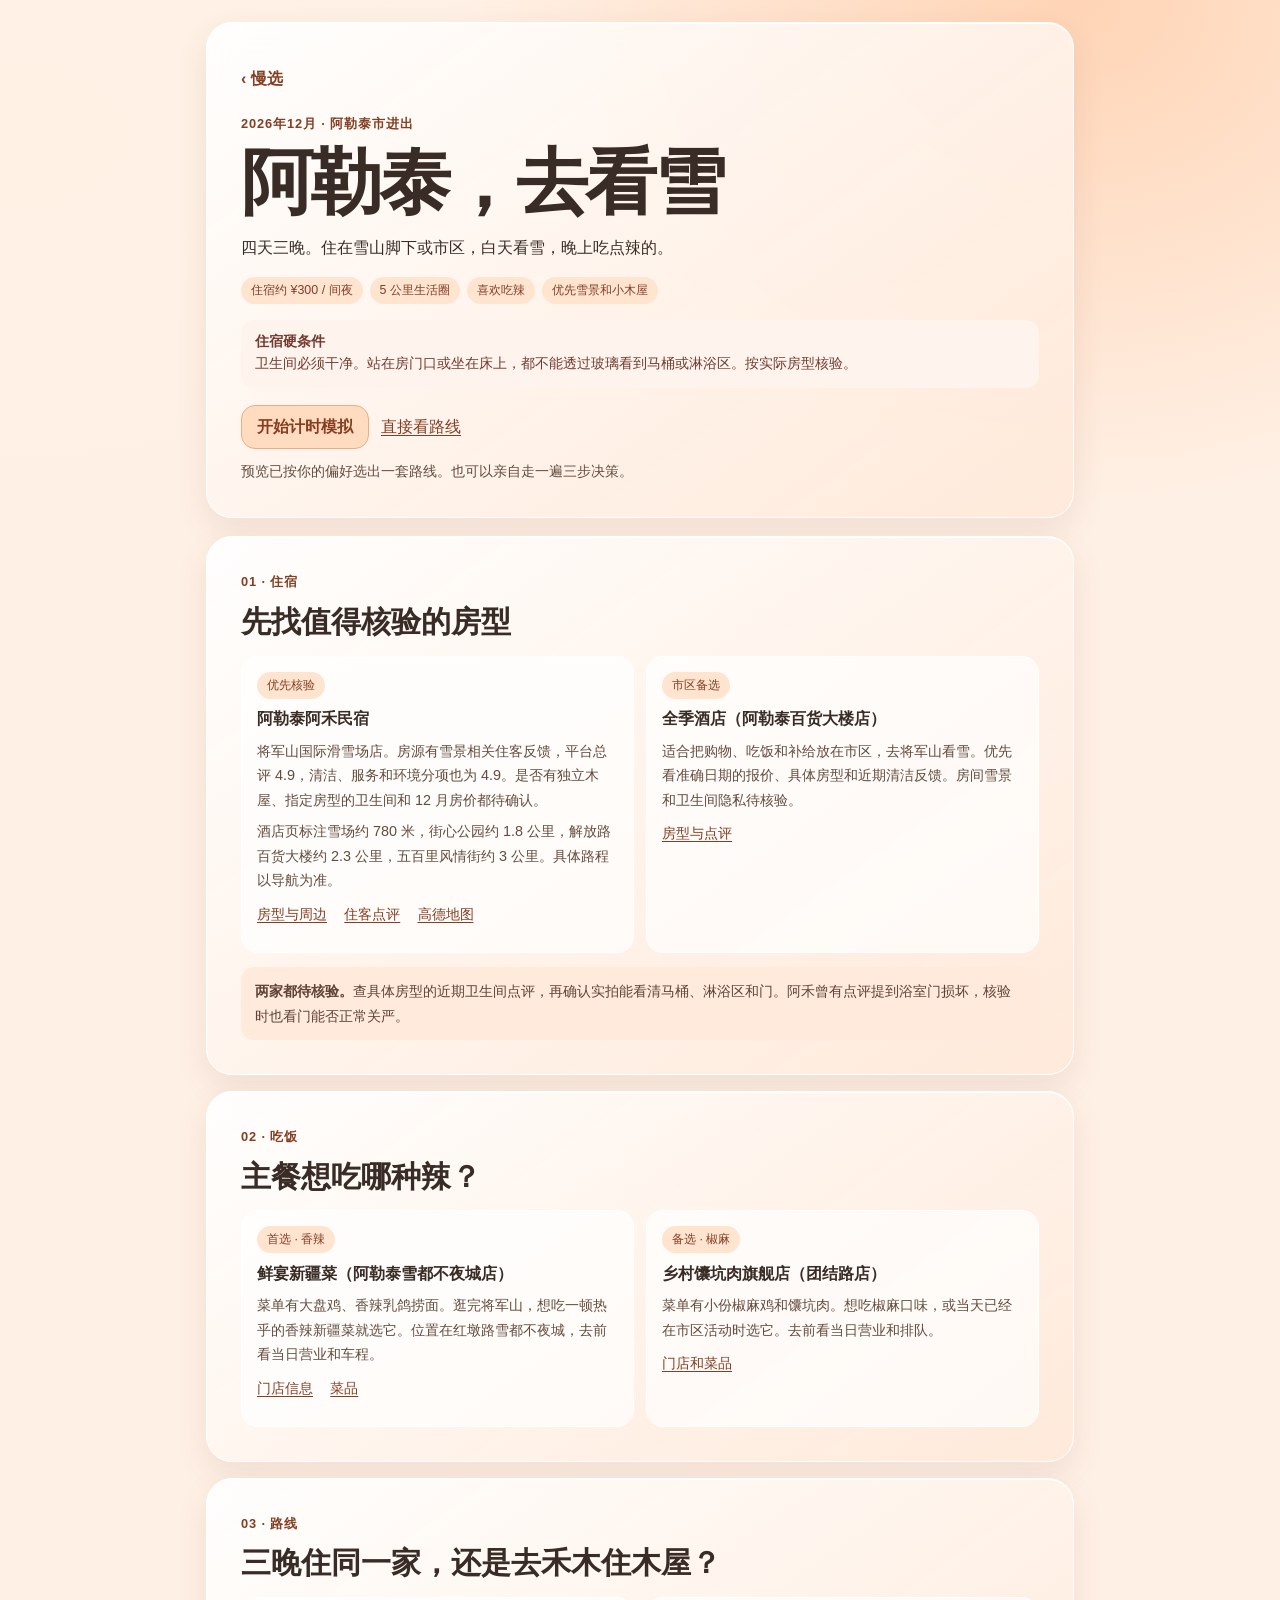
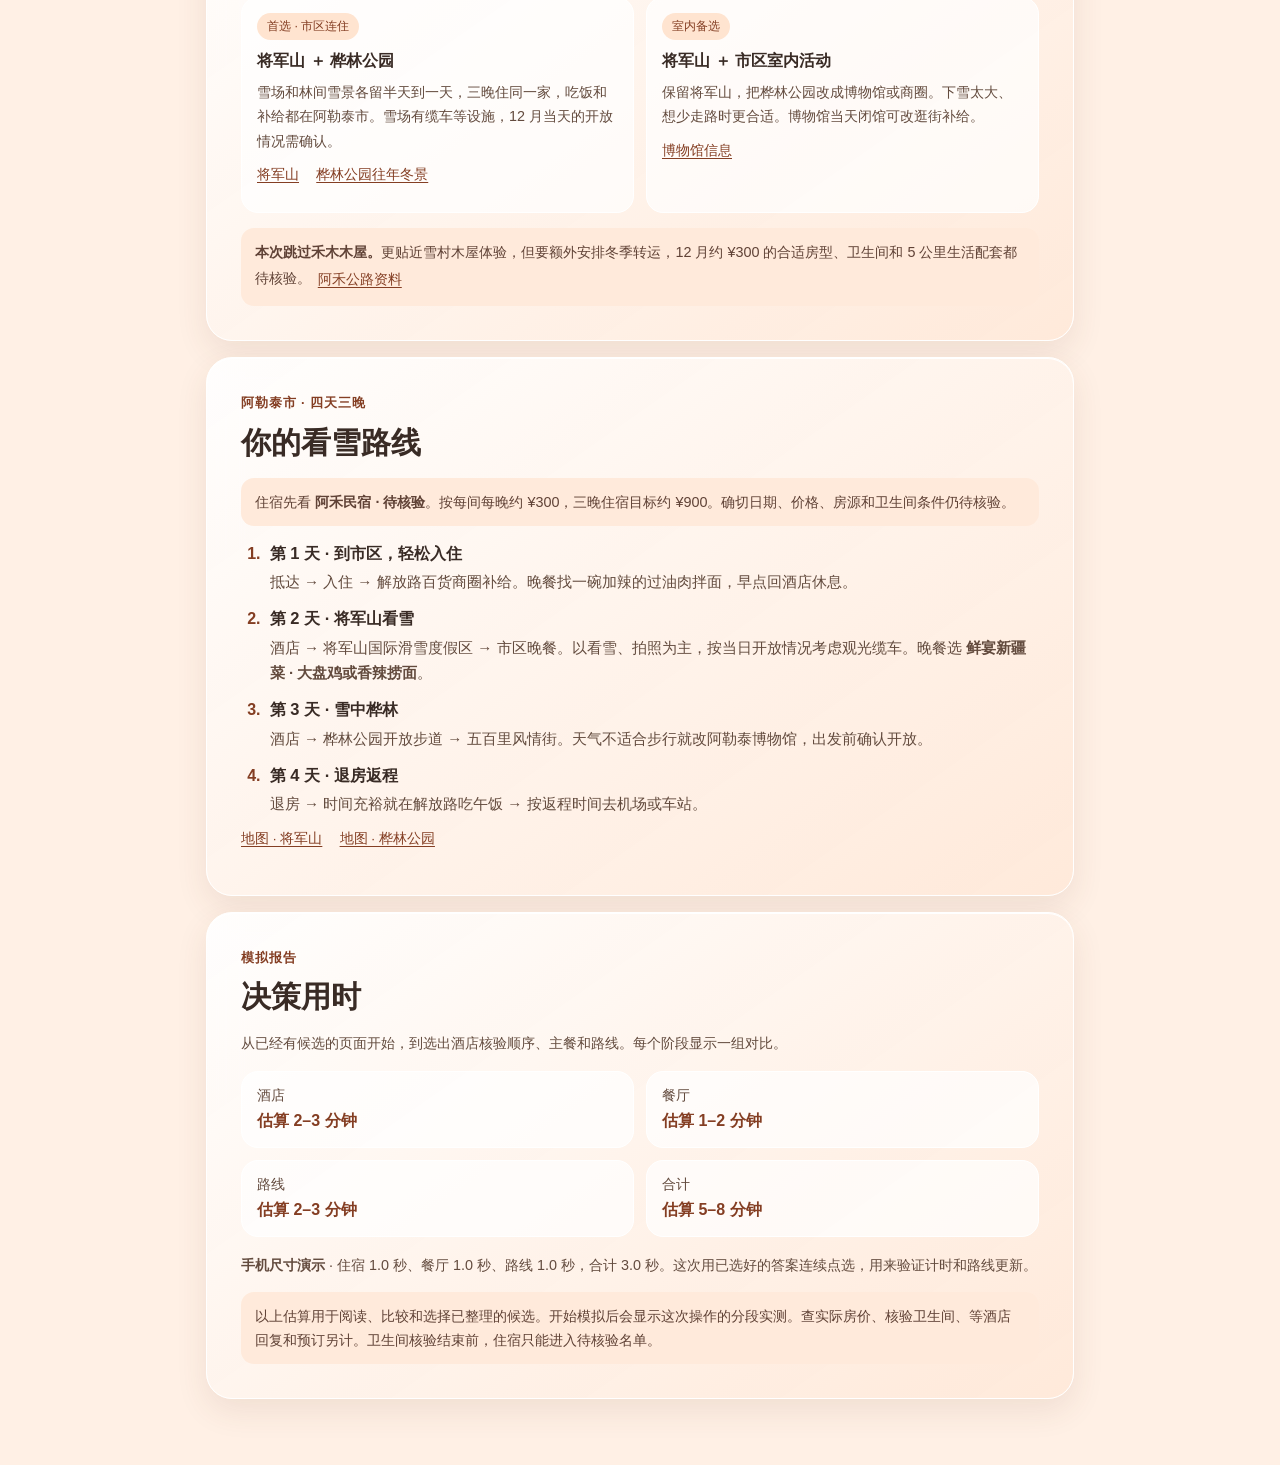
<file: altay.html>
<!doctype html>
<html lang="zh-CN">
<head><meta name="robots" content="noindex">
  <meta charset="utf-8">
  <meta name="viewport" content="width=device-width, initial-scale=1">
  <meta name="theme-color" content="#fff0e5">
  <title>阿勒泰四天三晚 · 慢选</title>
  <link rel="icon" href="./icon.svg?v=7" type="image/svg+xml">
  <link rel="stylesheet" href="./altay.css?v=2">
  <script type="module" src="./altay.js"></script>
</head>
<body>
  <main class="trip">
    <header class="trip-hero">
      <a class="home" href="./">‹ 慢选</a>
      <p class="eyebrow">2026年12月 · 阿勒泰市进出</p>
      <h1>阿勒泰，去看雪</h1>
      <p>四天三晚。住在雪山脚下或市区，白天看雪，晚上吃点辣的。</p>
      <ul class="tags" aria-label="你的偏好">
        <li>住宿约 ¥300 / 间夜</li><li>5 公里生活圈</li><li>喜欢吃辣</li><li>优先雪景和小木屋</li>
      </ul>
      <div class="hard-filter"><strong>住宿硬条件</strong><p>卫生间必须干净。站在房门口或坐在床上，都不能透过玻璃看到马桶或淋浴区。按实际房型核验。</p></div>
      <div class="actions"><button id="start" type="button">开始计时模拟</button><a href="#route">直接看路线</a></div>
      <p id="progress" role="status" class="muted">预览已按你的偏好选出一套路线。也可以亲自走一遍三步决策。</p>
    </header>

    <section class="glass stage" id="hotel" aria-labelledby="hotel-title">
      <p class="eyebrow">01 · 住宿</p>
      <h2 id="hotel-title" tabindex="-1">先找值得核验的房型</h2>
      <div class="options">
        <article>
          <span class="badge">优先核验</span>
          <h3>阿勒泰阿禾民宿</h3>
          <p>将军山国际滑雪场店。房源有雪景相关住客反馈，平台总评 4.9，清洁、服务和环境分项也为 4.9。是否有独立木屋、指定房型的卫生间和 12 月房价都待确认。</p>
          <p>酒店页标注雪场约 780 米，街心公园约 1.8 公里，解放路百货大楼约 2.3 公里，五百里风情街约 3 公里。具体路程以导航为准。</p>
          <a class="source" href="https://hotels.ctrip.com/hotels/125760161.html">房型与周边</a>
          <a class="source" href="https://tw.trip.com/hotels/aletaishi-hotel-detail-125760161/altay-ahe-homestay/">住客点评</a>
          <a class="source" href="https://uri.amap.com/search?keyword=阿勒泰阿禾民宿&amp;city=阿勒泰市&amp;view=map">高德地图</a>
          <button class="pick" type="button" data-choice="阿禾民宿 · 待核验" hidden>先核验阿禾</button>
        </article>
        <article>
          <span class="badge">市区备选</span>
          <h3>全季酒店（阿勒泰百货大楼店）</h3>
          <p>适合把购物、吃饭和补给放在市区，去将军山看雪。优先看准确日期的报价、具体房型和近期清洁反馈。房间雪景和卫生间隐私待核验。</p>
          <a class="source" href="https://hotels.ctrip.com/hotels/124408018.html">房型与点评</a>
          <button class="pick" type="button" data-choice="全季百货大楼店 · 待核验" hidden>先核验全季</button>
        </article>
      </div>
      <p class="note"><strong>两家都待核验。</strong>查具体房型的近期卫生间点评，再确认实拍能看清马桶、淋浴区和门。阿禾曾有点评提到浴室门损坏，核验时也看门能否正常关严。</p>
    </section>

    <section class="glass stage" id="food" aria-labelledby="food-title">
      <p class="eyebrow">02 · 吃饭</p>
      <h2 id="food-title" tabindex="-1">主餐想吃哪种辣？</h2>
      <div class="options">
        <article>
          <span class="badge">首选 · 香辣</span>
          <h3>鲜宴新疆菜（阿勒泰雪都不夜城店）</h3>
          <p>菜单有大盘鸡、香辣乳鸽捞面。逛完将军山，想吃一顿热乎的香辣新疆菜就选它。位置在红墩路雪都不夜城，去前看当日营业和车程。</p>
          <a class="source" href="https://hk.trip.com/restaurant/china/altay-city/detail/rest-148931002/">门店信息</a>
          <a class="source" href="https://you.ctrip.com/yougourmet/restdetail/altaycity2482/148931002.html">菜品</a>
          <button class="pick" type="button" data-choice="鲜宴新疆菜 · 大盘鸡或香辣捞面" hidden>选香辣大盘鸡</button>
        </article>
        <article>
          <span class="badge">备选 · 椒麻</span>
          <h3>乡村馕坑肉旗舰店（团结路店）</h3>
          <p>菜单有小份椒麻鸡和馕坑肉。想吃椒麻口味，或当天已经在市区活动时选它。去前看当日营业和排队。</p>
          <a class="source" href="https://gs.ctrip.com/html5/you/foods/fooddetail/427/24299708.html">门店和菜品</a>
          <button class="pick" type="button" data-choice="乡村馕坑肉 · 小份椒麻鸡" hidden>选椒麻鸡</button>
        </article>
      </div>
    </section>

    <section class="glass stage" id="options" aria-labelledby="options-title">
      <p class="eyebrow">03 · 路线</p>
      <h2 id="options-title" tabindex="-1">三晚住同一家，还是去禾木住木屋？</h2>
      <div class="options">
        <article>
          <span class="badge">首选 · 市区连住</span>
          <h3>将军山 ＋ 桦林公园</h3>
          <p>雪场和林间雪景各留半天到一天，三晚住同一家，吃饭和补给都在阿勒泰市。雪场有缆车等设施，12 月当天的开放情况需确认。</p>
          <a class="source" href="https://wlt.xinjiang.gov.cn/wlt/5sjhxc/202104/af85431243384a7ca7f245fce718bda4.shtml">将军山</a>
          <a class="source" href="https://alt-szb.xjmty.com/html/2026-01/23/content_418_314973.htm">桦林公园往年冬景</a>
          <button class="pick" type="button" data-choice="市区三晚 · 将军山＋桦林公园" hidden>选市区连住</button>
        </article>
        <article>
          <span class="badge">室内备选</span>
          <h3>将军山 ＋ 市区室内活动</h3>
          <p>保留将军山，把桦林公园改成博物馆或商圈。下雪太大、想少走路时更合适。博物馆当天闭馆可改逛街补给。</p>
          <a class="source" href="https://you.ctrip.com/sight/altaycity2482/5704298.html">博物馆信息</a>
          <button class="pick" type="button" data-choice="市区三晚 · 将军山＋室内备选" hidden>选室内备选</button>
        </article>
      </div>
      <p class="note"><strong>本次跳过禾木木屋。</strong>更贴近雪村木屋体验，但要额外安排冬季转运，12 月约 ¥300 的合适房型、卫生间和 5 公里生活配套都待核验。<a class="source" href="https://www.xjbt.gov.cn/c/2025-09-16/8443122.shtml">阿禾公路资料</a></p>
    </section>

    <section class="glass" id="route" aria-labelledby="route-title">
      <p class="eyebrow">阿勒泰市 · 四天三晚</p>
      <h2 id="route-title" tabindex="-1">你的看雪路线</h2>
      <p class="note">住宿先看 <strong id="hotel-result">阿禾民宿 · 待核验</strong>。按每间每晚约 ¥300，三晚住宿目标约 ¥900。确切日期、价格、房源和卫生间条件仍待核验。</p>
      <ol class="timeline">
        <li><h3>第 1 天 · 到市区，轻松入住</h3><p>抵达 → 入住 → 解放路百货商圈补给。晚餐找一碗加辣的过油肉拌面，早点回酒店休息。</p></li>
        <li><h3>第 2 天 · 将军山看雪</h3><p>酒店 → 将军山国际滑雪度假区 → 市区晚餐。以看雪、拍照为主，按当日开放情况考虑观光缆车。晚餐选 <strong id="food-result">鲜宴新疆菜 · 大盘鸡或香辣捞面</strong>。</p></li>
        <li><h3>第 3 天 · <span id="day-three-title">雪中桦林</span></h3><p id="day-three">酒店 → 桦林公园开放步道 → 五百里风情街。天气不适合步行就改阿勒泰博物馆，出发前确认开放。</p></li>
        <li><h3>第 4 天 · 退房返程</h3><p>退房 → 时间充裕就在解放路吃午饭 → 按返程时间去机场或车站。</p></li>
      </ol>
      <a class="source" href="https://uri.amap.com/search?keyword=将军山国际滑雪度假区&amp;city=阿勒泰市&amp;view=map">地图 · 将军山</a>
      <a class="source" href="https://uri.amap.com/search?keyword=桦林公园&amp;city=阿勒泰市&amp;view=map">地图 · 桦林公园</a>
    </section>

    <section class="glass" id="timing" aria-labelledby="timing-title">
      <p class="eyebrow">模拟报告</p>
      <h2 id="timing-title">决策用时</h2>
      <p class="muted">从已经有候选的页面开始，到选出酒店核验顺序、主餐和路线。每个阶段显示一组对比。</p>
      <dl class="times">
        <div><dt>酒店</dt><dd data-duration="hotel">估算 2–3 分钟</dd></div>
        <div><dt>餐厅</dt><dd data-duration="food">估算 1–2 分钟</dd></div>
        <div><dt>路线</dt><dd data-duration="options">估算 2–3 分钟</dd></div>
        <div><dt>合计</dt><dd id="total">估算 5–8 分钟</dd></div>
      </dl>
      <p class="muted"><strong>手机尺寸演示</strong> · 住宿 1.0 秒、餐厅 1.0 秒、路线 1.0 秒，合计 3.0 秒。这次用已选好的答案连续点选，用来验证计时和路线更新。</p>
      <p class="note">以上估算用于阅读、比较和选择已整理的候选。开始模拟后会显示这次操作的分段实测。查实际房价、核验卫生间、等酒店回复和预订另计。卫生间核验结束前，住宿只能进入待核验名单。</p>
    </section>
  </main>
</body>
</html>
</file>
<file: altay.css>
:root {
  color-scheme: light;
  font-family: -apple-system, BlinkMacSystemFont, "Segoe UI", "Microsoft YaHei", sans-serif;
  color: #392b25;
  background: #fff0e5;
  --muted: #634b3e;
  --accent: #843e23;
  --glass: linear-gradient(145deg, #ffffffee, #ffe8d8e6);
}
* { box-sizing: border-box; }
body {
  margin: 0;
  background: radial-gradient(ellipse at 84% 0, #ffd4b5 0, transparent 40%),
    radial-gradient(ellipse at 0 15%, #fff2e5 0, transparent 34%), #fff0e5;
  background-attachment: fixed;
}
button, a { -webkit-tap-highlight-color: transparent; }
button { font: inherit; cursor: pointer; }
a { color: var(--accent); text-underline-offset: .2em; }
:focus-visible { outline: 3px solid #ab522e; outline-offset: 4px; }
[hidden] { display: none !important; }
h1, h2, h3, p { margin: 0; }
p { line-height: 1.7; }
h1 { font-size: clamp(2.45rem, 7.5vw, 4.5rem); line-height: 1.1; letter-spacing: -.045em; }
h2 { font-size: clamp(1.35rem, 4vw, 1.9rem); line-height: 1.35; margin-bottom: .85rem; }
h3 { font-size: 1.03rem; line-height: 1.45; }
.trip { max-width: 900px; padding: 22px 16px 50px; margin: auto; }
.trip-hero, .glass {
  padding: clamp(18px, 4vw, 34px);
  border: 1px solid #fff;
  border-radius: 26px;
  background: var(--glass);
  box-shadow: inset 0 1px 0 #fff, 0 12px 32px #663b2419;
  backdrop-filter: blur(16px);
}
.trip-hero { margin-bottom: 18px; }
.home { display: inline-flex; align-items: center; min-height: 44px; margin-bottom: .75rem; font-weight: 700; text-decoration: none; }
.eyebrow { color: var(--accent); font-weight: 700; font-size: .8rem; letter-spacing: .07em; margin-bottom: .5rem; }
.trip-hero h1 + p { margin: .75rem 0; }
.tags { display: flex; flex-wrap: wrap; list-style: none; gap: 7px; padding: 0; margin: 1rem 0; }
.tags li, .badge { background: #ffe4d0; border-radius: 999px; padding: 5px 10px; color: var(--accent); font-size: .78rem; }
.hard-filter, .note { padding: .75rem .9rem; border-radius: 13px; margin-top: .9rem; font-size: .9rem; }
.hard-filter { background: #fff3ed; color: #713c31; }
.note { background: #ffeadb; color: #604236; }
.actions { display: flex; flex-wrap: wrap; gap: 12px; margin-top: 1.1rem; align-items: center; }
.actions button, .pick {
  background: #ffdbc0;
  color: var(--accent);
  border: 1px solid #e9ae85;
  border-radius: 14px;
  min-height: 44px;
  padding: 8px 15px;
  font-weight: 700;
  transition: background .16s ease, transform .16s ease;
}
.actions button:hover, .pick:hover { background: #ffccaa; }
.actions button:active, .pick:active { transform: scale(.98); }
.actions a, .source { display: inline-flex; align-items: center; min-height: 44px; }
.muted { color: var(--muted); font-size: .9rem; }
#progress { margin-top: .6rem; }
.glass { margin-bottom: 16px; scroll-margin-top: 16px; }
.stage.active { border-color: #c47950; }
.options, .times { display: grid; grid-template-columns: repeat(2, minmax(0, 1fr)); gap: 12px; }
.options article, .times div { padding: 15px; border: 1px solid #fff; background: #ffffffad; border-radius: 17px; }
.badge { display: inline-block; margin-bottom: .55rem; }
.options article p { margin-top: .45rem; font-size: .9rem; color: var(--muted); }
.source { font-size: .85rem; margin-right: .8rem; }
.note .source { min-height: 30px; margin-left: .4rem; }
.pick { display: block; width: 100%; }
.timeline { padding: 0 0 0 1.5rem; margin-bottom: 0; }
.timeline li { padding-left: .3rem; margin-bottom: .8rem; }
.timeline li:last-child { margin-bottom: 0; }
.timeline li::marker { color: var(--accent); font-weight: 700; }
.timeline p { color: var(--muted); margin-top: .2rem; font-size: .94rem; }
.times { margin: 1rem 0; }
.times dt { color: var(--muted); font-size: .85rem; }
.times dd { margin: .35rem 0 0; color: var(--accent); font-weight: 700; font-variant-numeric: tabular-nums; }
@media (max-width: 570px) { .options { grid-template-columns: 1fr; } }
@media (prefers-reduced-motion: reduce) { .actions button, .pick { transition: none; } }
</file>
